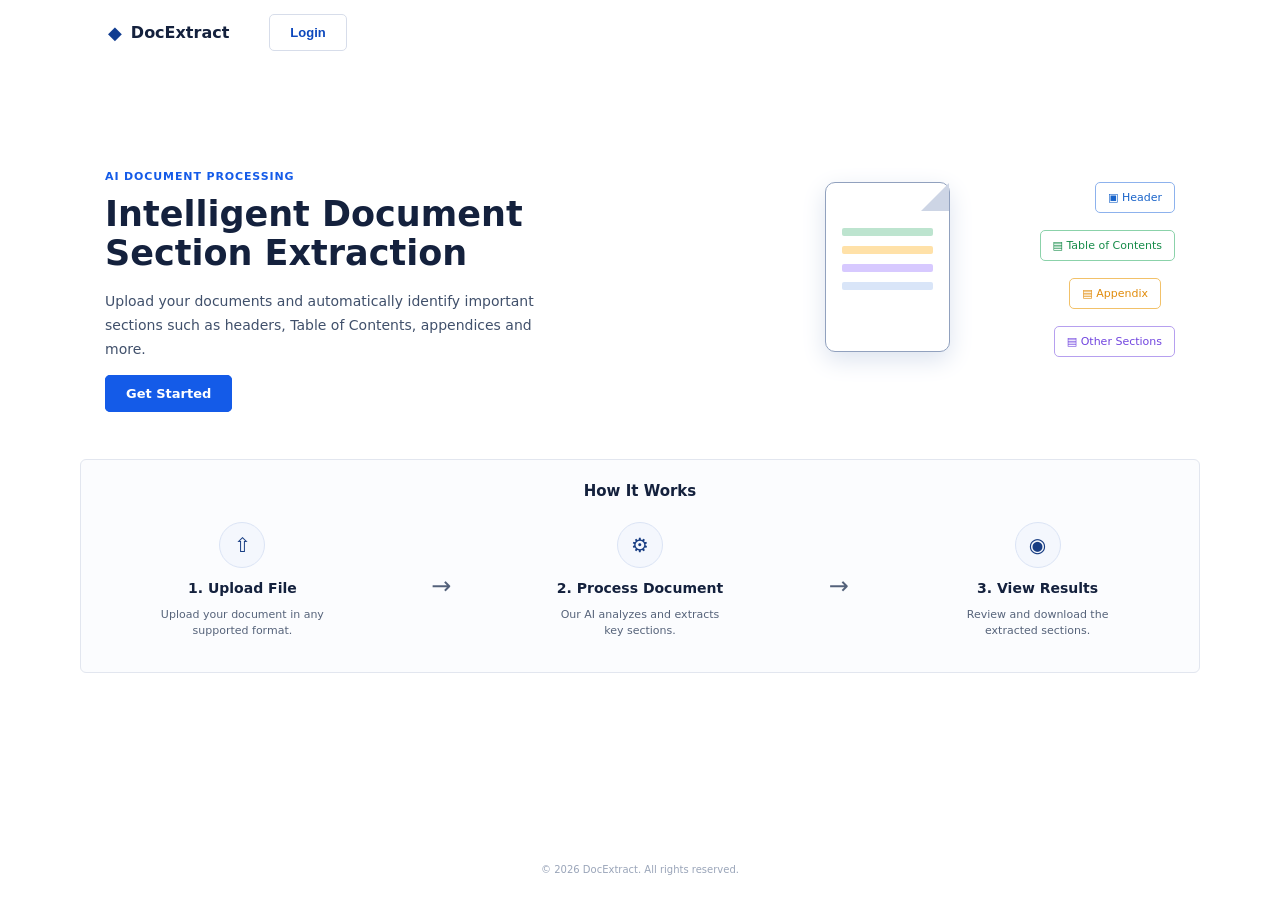
<file: index.html>
<!DOCTYPE html>
<html lang="en">
<head>
  <meta charset="UTF-8">
  <meta name="viewport" content="width=device-width, initial-scale=1.0">
  <title>DocExtract — Intelligent Document Section Extraction</title>
  <link rel="stylesheet" href="styles.css">
</head>
<body>
  <header class="site-header landing-header">
    <a class="brand" href="index.html"><span class="brand-mark">◆</span> DocExtract</a>
    <button class="btn btn-outline" id="loginBtn">Login</button>
  </header>

  <main class="landing">
    <section class="hero container">
      <div class="hero-copy">
        <span class="eyebrow">AI DOCUMENT PROCESSING</span>
        <h1>Intelligent Document<br>Section Extraction</h1>
        <p>Upload your documents and automatically identify important sections such as headers, Table of Contents, appendices and more.</p>
        <a class="btn btn-primary" href="upload.html">Get Started</a>
      </div>

      <div class="document-illustration" aria-label="Document extraction illustration">
        <div class="paper">
          <div class="paper-fold"></div>
          <i></i><i></i><i></i><i></i>
        </div>
        <span class="tag tag-blue">▣ Header</span>
        <span class="tag tag-green">▤ Table of Contents</span>
        <span class="tag tag-orange">▤ Appendix</span>
        <span class="tag tag-purple">▤ Other Sections</span>
      </div>
    </section>

    <section class="how container">
      <h2>How It Works</h2>
      <div class="steps">
        <article><div class="step-icon">⇧</div><strong>1. Upload File</strong><p>Upload your document in any supported format.</p></article>
        <span class="arrow">→</span>
        <article><div class="step-icon">⚙</div><strong>2. Process Document</strong><p>Our AI analyzes and extracts key sections.</p></article>
        <span class="arrow">→</span>
        <article><div class="step-icon">◉</div><strong>3. View Results</strong><p>Review and download the extracted sections.</p></article>
      </div>
    </section>
  </main>

  <footer>© 2026 DocExtract. All rights reserved.</footer>

  <div class="modal-backdrop hidden" id="loginModal">
    <div class="modal" role="dialog" aria-modal="true" aria-labelledby="loginTitle">
      <button class="modal-close" id="closeLogin">×</button>
      <h2 id="loginTitle">Welcome Back</h2>
      <form id="loginForm">
        <label>Email Address</label>
        <input id="email" type="email" placeholder="Enter your email" required>
        <label>Password</label>
        <div class="password-field"><input id="password" type="password" placeholder="Enter your password" required><button type="button" id="togglePassword">◉</button></div>
        <div class="login-row"><label class="remember"><input type="checkbox"> Remember me</label><a href="#" onclick="return false">Forgot Password?</a></div>
        <button class="btn btn-primary full" type="submit">Login</button>
        <div class="or">or</div>
        <button class="google-btn" type="button">🌈 &nbsp; Continue with Google</button>
        <p class="form-error hidden" id="loginError">ⓘ Invalid email or password. Please try again.</p>
      </form>
    </div>
  </div>

  <script src="app.js"></script>
</body>
</html>
</file>
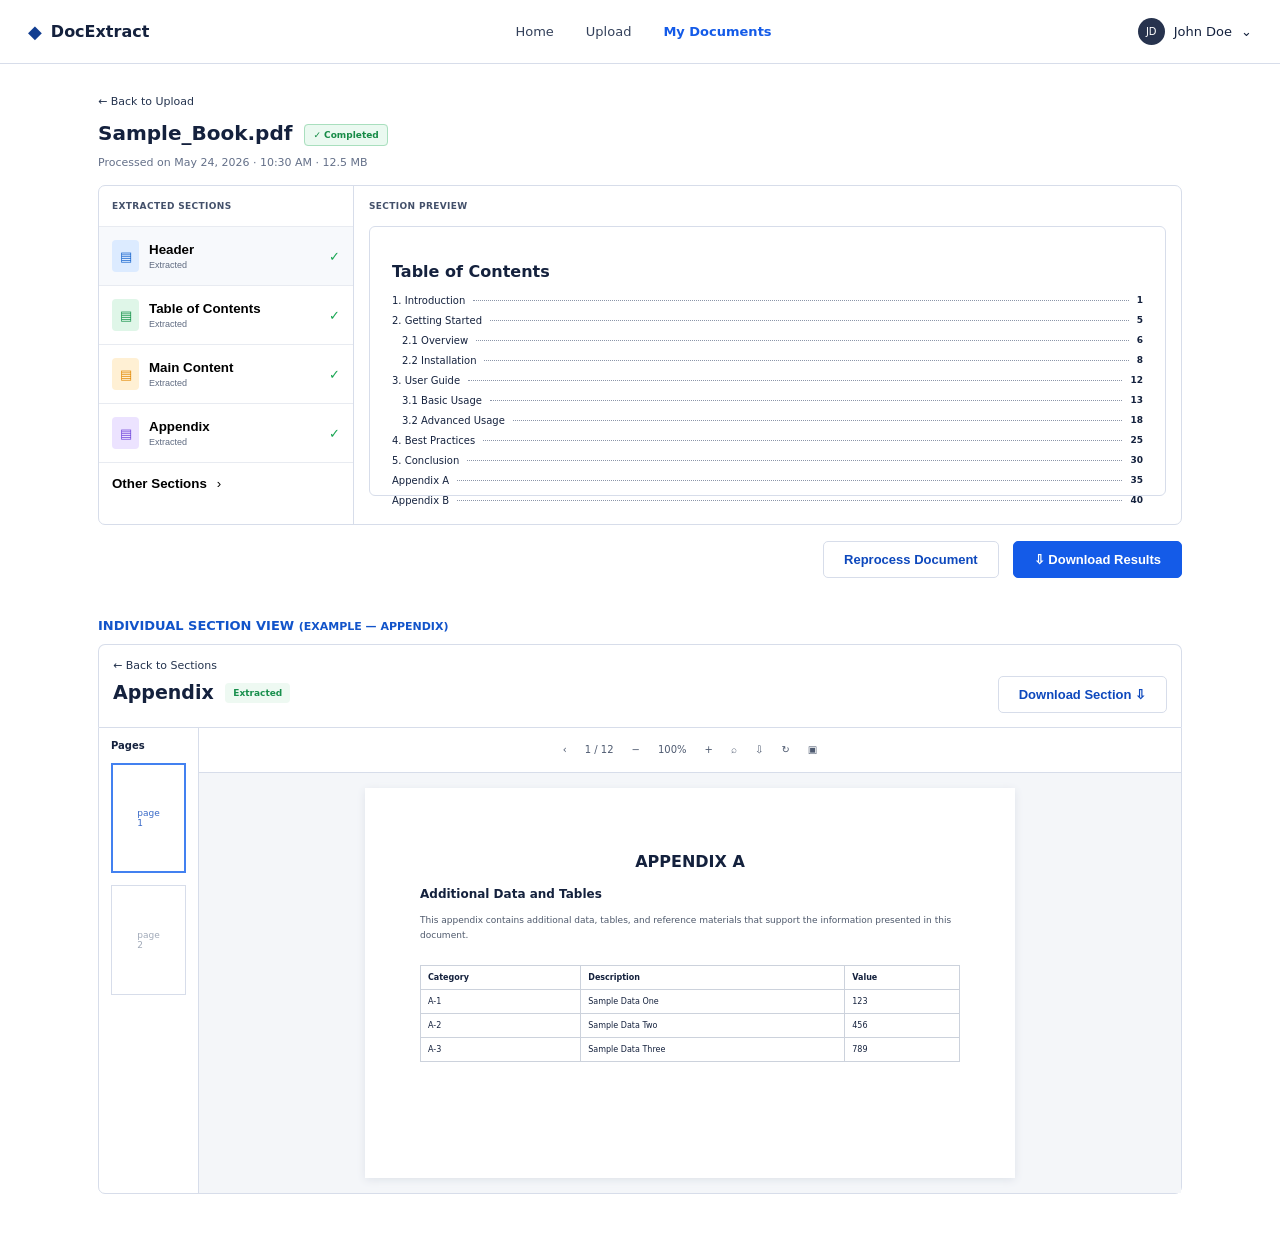
<file: results.html>
<!DOCTYPE html>
<html lang="en">
<head>
  <meta charset="UTF-8">
  <meta name="viewport" content="width=device-width, initial-scale=1.0">
  <title>DocExtract — Extraction Results</title>
  <link rel="stylesheet" href="styles.css">
</head>
<body>
  <header class="site-header">
    <a class="brand" href="index.html"><span class="brand-mark">◆</span> DocExtract</a>
    <nav><a href="index.html">Home</a><a href="upload.html">Upload</a><a class="active" href="results.html">My Documents</a></nav>
    <div class="user-menu"><span class="avatar">JD</span> John Doe <span>⌄</span></div>
  </header>

  <main class="page container">
    <a class="back" href="upload.html">← Back to Upload</a>
    <div class="result-heading"><div><h1>Sample_Book.pdf <span class="badge success">✓ Completed</span></h1><p>Processed on May 24, 2026 · 10:30 AM · 12.5 MB</p></div></div>

    <section class="results-layout">
      <aside class="sections-panel">
        <h3>EXTRACTED SECTIONS</h3>
        <button class="section-item selected" data-section="Header"><span class="section-icon blue-bg">▤</span><span><b>Header</b><small>Extracted</small></span><em>✓</em></button>
        <button class="section-item" data-section="Table of Contents"><span class="section-icon green-bg">▤</span><span><b>Table of Contents</b><small>Extracted</small></span><em>✓</em></button>
        <button class="section-item" data-section="Main Content"><span class="section-icon orange-bg">▤</span><span><b>Main Content</b><small>Extracted</small></span><em>✓</em></button>
        <button class="section-item" data-section="Appendix"><span class="section-icon purple-bg">▤</span><span><b>Appendix</b><small>Extracted</small></span><em>✓</em></button>
        <button class="section-item other" data-section="Other Sections"><span><b>Other Sections</b></span><span>›</span></button>
      </aside>

      <section class="preview-panel">
        <h3>SECTION PREVIEW</h3>
        <div id="sectionPreview">
          <h2>Table of Contents</h2>
          <div class="toc"><div><span>1. Introduction</span><i></i><b>1</b></div><div><span>2. Getting Started</span><i></i><b>5</b></div><div class="indent"><span>2.1 Overview</span><i></i><b>6</b></div><div class="indent"><span>2.2 Installation</span><i></i><b>8</b></div><div><span>3. User Guide</span><i></i><b>12</b></div><div class="indent"><span>3.1 Basic Usage</span><i></i><b>13</b></div><div class="indent"><span>3.2 Advanced Usage</span><i></i><b>18</b></div><div><span>4. Best Practices</span><i></i><b>25</b></div><div><span>5. Conclusion</span><i></i><b>30</b></div><div><span>Appendix A</span><i></i><b>35</b></div><div><span>Appendix B</span><i></i><b>40</b></div></div>
        </div>
      </section>
    </section>

    <div class="bottom-actions"><button class="btn btn-outline" id="reprocessBtn">Reprocess Document</button><button class="btn btn-primary" id="downloadResults">⇩ Download Results</button></div>

    <section class="individual">
      <div class="individual-title"><h2>INDIVIDUAL SECTION VIEW <small>(EXAMPLE — APPENDIX)</small></h2></div>
      <div class="section-toolbar">
        <a class="back" href="results.html">← Back to Sections</a>
        <div><h1>Appendix <span class="badge light">Extracted</span></h1></div>
        <button class="btn btn-outline">Download Section ⇩</button>
      </div>
      <div class="document-viewer">
        <aside class="thumbnails"><b>Pages</b><div class="thumb active">page<br>1</div><div class="thumb">page<br>2</div></aside>
        <div class="viewer-main">
          <div class="viewer-controls"><span>‹</span><span>1 / 12</span><span>−</span><span>100%</span><span>+</span><span>⌕</span><span>⇩</span><span>↻</span><span>▣</span></div>
          <article class="document-page"><h1>APPENDIX A</h1><h3>Additional Data and Tables</h3><p>This appendix contains additional data, tables, and reference materials that support the information presented in this document.</p><table><thead><tr><th>Category</th><th>Description</th><th>Value</th></tr></thead><tbody><tr><td>A-1</td><td>Sample Data One</td><td>123</td></tr><tr><td>A-2</td><td>Sample Data Two</td><td>456</td></tr><tr><td>A-3</td><td>Sample Data Three</td><td>789</td></tr></tbody></table></article>
        </div>
      </div>
    </section>
  </main>
  <script src="app.js"></script>
</body>
</html>
</file>
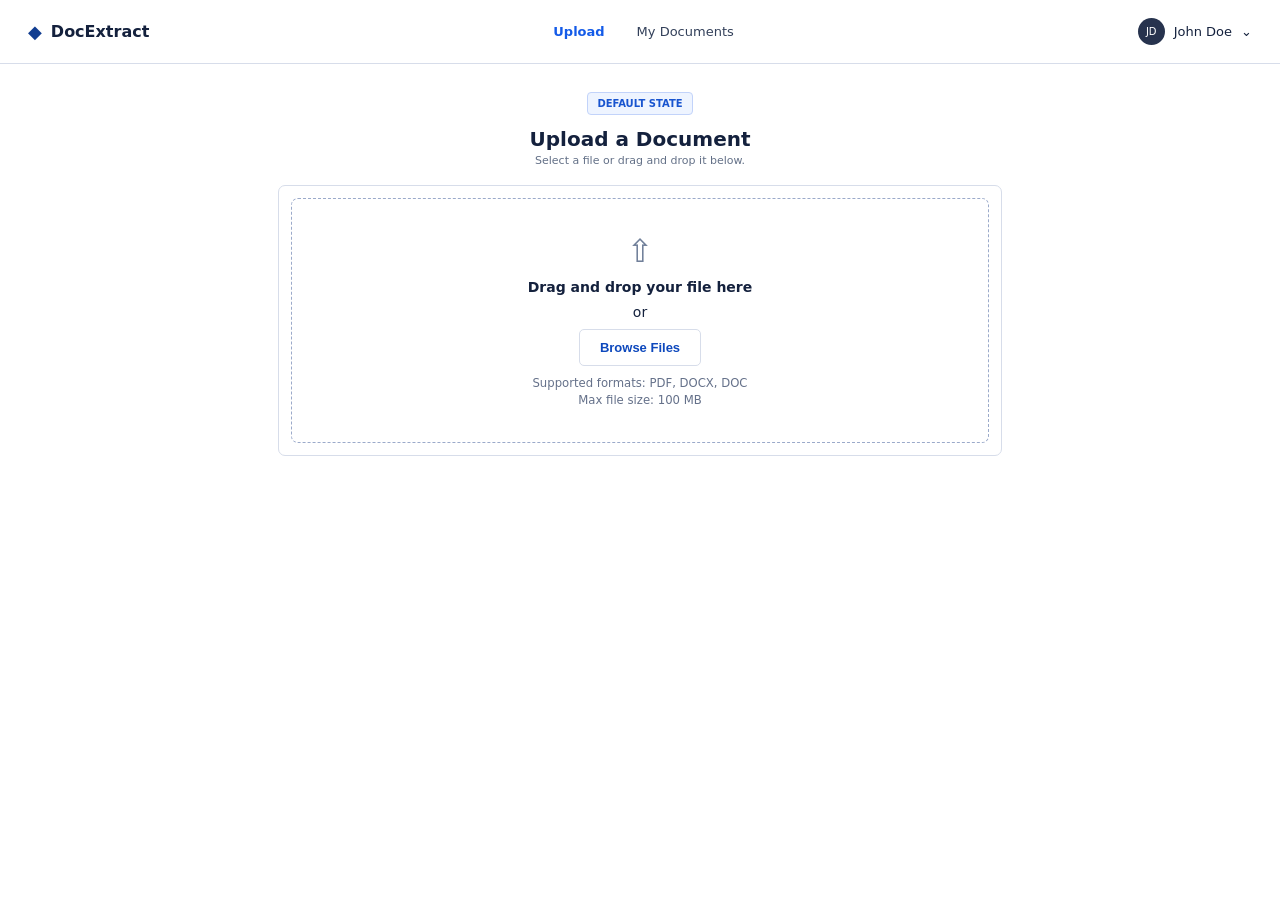
<file: upload.html>
<!DOCTYPE html>
<html lang="en">
<head>
  <meta charset="UTF-8">
  <meta name="viewport" content="width=device-width, initial-scale=1.0">
  <title>DocExtract — Upload Document</title>
  <link rel="stylesheet" href="styles.css">
</head>
<body>
  <header class="site-header">
    <a class="brand" href="index.html"><span class="brand-mark">◆</span> DocExtract</a>
    <nav><a class="active" href="upload.html">Upload</a><a href="results.html">My Documents</a></nav>
    <div class="user-menu"><span class="avatar">JD</span> John Doe <span>⌄</span></div>
  </header>

  <main class="page container-narrow">
    <div class="page-title"><div><span class="state-label blue">DEFAULT STATE</span><h1>Upload a Document</h1><p>Select a file or drag and drop it below.</p></div></div>

    <section class="panel" id="dropPanel">
      <div class="drop-zone" id="dropZone">
        <div class="upload-cloud">⇧</div>
        <strong>Drag and drop your file here</strong>
        <span>or</span>
        <button class="btn btn-outline" id="browseBtn" type="button">Browse Files</button>
        <small>Supported formats: PDF, DOCX, DOC<br>Max file size: 100 MB</small>
        <input id="fileInput" type="file" accept=".pdf,.doc,.docx" hidden>
      </div>
    </section>

    <section class="panel hidden" id="selectedPanel">
      <span class="state-label blue">FILE SELECTED</span>
      <div class="file-card"><div class="file-icon">PDF</div><div class="file-meta"><strong id="fileName">Sample_Book.pdf</strong><span id="fileSize">12.5 MB</span></div><button class="btn btn-outline small" id="removeBtn">Remove ×</button></div>
      <button class="btn btn-primary centered" id="uploadBtn">Upload File</button>
    </section>

    <section class="panel hidden" id="progressPanel">
      <span class="state-label blue">UPLOAD PROGRESS</span>
      <div class="file-card"><div class="file-icon">PDF</div><div class="file-meta"><strong id="progressName">Sample_Book.pdf</strong><span>Uploading... <b id="progressText">0%</b></span></div><button class="btn btn-outline small" id="cancelBtn">Cancel</button></div>
      <div class="progress-row"><div class="progress"><div id="progressBar"></div></div><span id="progressPct">0%</span></div>
    </section>

    <section class="panel success-panel hidden" id="successPanel">
      <span class="state-label green">UPLOAD SUCCESS</span>
      <div class="result-message"><div class="success-icon">✓</div><div><h2>Upload Successful!</h2><p><b id="successName">Sample_Book.pdf</b> uploaded successfully.<br>Your document is ready for processing.</p><a class="btn btn-success" href="results.html">View Extracted Sections</a></div></div>
    </section>

    <section class="panel error-panel hidden" id="errorPanel">
      <span class="state-label red">UPLOAD ERROR</span>
      <div class="result-message"><div class="error-icon">!</div><div><h2>Upload Failed</h2><p>Unable to upload <b id="errorName">Sample_Book.pdf</b>.<br>The file format is not supported or the upload could not be completed.</p><div class="actions"><button class="btn btn-outline danger" id="retryBtn">Try Again</button><button class="btn btn-outline" id="chooseAnotherBtn">Choose Another File</button></div></div></div>
    </section>
  </main>
  <script src="app.js"></script>
</body>
</html>
</file>
<file: styles.css>
:root{--blue:#145be8;--text:#14213d;--muted:#647089;--border:#d7ddea;--bg:#f7f9fc;--green:#19a653;--red:#d72d2d;--orange:#f39a13;--purple:#7a55e8}*{box-sizing:border-box}body{margin:0;font-family:Inter,ui-sans-serif,system-ui,-apple-system,BlinkMacSystemFont,"Segoe UI",sans-serif;color:var(--text);background:#fff;font-size:14px}a{text-decoration:none;color:inherit}.site-header{height:64px;border-bottom:1px solid var(--border);display:flex;align-items:center;padding:0 28px;gap:40px;background:#fff}.brand{font-weight:750;font-size:16px;display:flex;align-items:center;gap:9px}.brand-mark{color:#113d91;font-size:18px}.site-header nav{display:flex;gap:32px;margin:auto}.site-header nav a{font-size:13px;color:#33405a}.site-header nav a.active{color:var(--blue);font-weight:700}.user-menu{display:flex;align-items:center;gap:9px;font-size:13px}.avatar{width:27px;height:27px;border-radius:50%;background:#27334e;color:#fff;display:grid;place-items:center;font-size:10px}.container{max-width:1120px;margin:auto}.container-narrow{max-width:760px;margin:auto}.btn{border:1px solid var(--border);background:#fff;color:#0d48bd;border-radius:5px;padding:10px 20px;font-weight:650;cursor:pointer;font-size:13px}.btn:hover{filter:brightness(.97)}.btn-primary{background:var(--blue);color:#fff;border-color:var(--blue)}.btn-success{background:#159b4d;color:#fff;border-color:#159b4d}.btn-outline{background:#fff}.btn.small{padding:7px 12px}.btn.centered{display:block;margin:12px auto 0}.btn.full{width:100%}.landing-header{max-width:1120px;margin:auto;border:0}.landing{min-height:calc(100vh - 110px);padding:55px 0 25px}.hero{display:flex;align-items:center;justify-content:space-between;min-height:330px;padding:0 25px}.hero-copy{max-width:510px}.eyebrow{font-size:11px;color:var(--blue);font-weight:800;letter-spacing:.08em}.hero h1{font-size:35px;line-height:1.12;margin:12px 0 17px}.hero p{line-height:1.7;color:#40506b;max-width:470px;margin-bottom:23px}.document-illustration{width:430px;height:240px;position:relative}.paper{position:absolute;left:80px;top:18px;width:125px;height:170px;border:1px solid #91a1be;border-radius:10px;background:#fff;padding:35px 16px;box-shadow:0 8px 25px #dce3ef}.paper-fold{position:absolute;right:0;top:0;border-left:28px solid transparent;border-bottom:28px solid #cdd5e5;width:0;height:0}.paper i{display:block;height:8px;margin:10px 0;border-radius:2px;background:#d9e5f8}.paper i:nth-child(2){background:#bde4cf}.paper i:nth-child(3){background:#ffe1a8}.paper i:nth-child(4){background:#d7c9ff}.tag{position:absolute;border:1px solid;padding:8px 12px;border-radius:5px;font-size:11px;background:#fff}.tag-blue{top:18px;right:0;color:#1863c9;border-color:#8db2ed}.tag-green{top:66px;right:0;color:#168c49;border-color:#8bd2aa}.tag-orange{top:114px;right:14px;color:#e18b0a;border-color:#f2c169}.tag-purple{top:162px;right:0;color:#7145df;border-color:#b6a0ef}.how{border:1px solid #e2e6ef;background:#fbfcfe;border-radius:6px;padding:22px;margin-top:10px}.how h2{text-align:center;font-size:15px;margin:0 0 22px}.steps{display:flex;align-items:center;justify-content:space-around;text-align:center}.steps article{max-width:180px}.step-icon{margin:auto auto 12px;width:46px;height:46px;border:1px solid #dbe4f5;border-radius:50%;display:grid;place-items:center;color:#183d83;background:#f4f7fd;font-size:20px}.steps p{font-size:11px;color:#56637a;line-height:1.45}.arrow{font-size:24px;color:#53617a}footer{text-align:center;color:#9aa5b9;font-size:10px;padding:10px}.modal-backdrop{position:fixed;inset:0;background:rgba(18,30,52,.52);display:grid;place-items:center;z-index:20}.hidden{display:none!important}.modal{position:relative;background:#fff;width:380px;padding:28px;border-radius:7px;box-shadow:0 20px 70px rgba(0,0,0,.25)}.modal h2{text-align:center;font-size:18px;margin:0 0 25px}.modal-close{position:absolute;right:14px;top:10px;border:0;background:none;font-size:21px;cursor:pointer}.modal label{display:block;font-size:11px;font-weight:700;margin:13px 0 6px}.modal input[type=email],.modal input[type=password]{width:100%;padding:11px;border:1px solid var(--border);border-radius:4px;outline:none}.password-field{position:relative}.password-field button{position:absolute;right:6px;top:7px;border:0;background:none;color:#7b879a}.login-row{display:flex!important;justify-content:space-between;align-items:center;margin:11px 0}.login-row a{font-size:10px;color:var(--blue)}.remember{display:flex!important;align-items:center;gap:5px;font-weight:500!important;margin:0!important}.or{text-align:center;margin:12px 0;color:#6e7890;font-size:12px}.google-btn{width:100%;background:#fff;border:1px solid var(--border);padding:10px;border-radius:4px;font-weight:650}.form-error{color:var(--red);font-size:11px}.page{padding:28px 18px 50px}.page-title{text-align:center;margin-bottom:18px}.state-label{display:inline-block;padding:5px 9px;border-radius:4px;font-size:10px;font-weight:800}.state-label.blue{background:#eef4ff;color:#1854cf;border:1px solid #c2d3fa}.state-label.green{background:#effaf3;color:#178a45;border:1px solid #bde7cd}.state-label.red{background:#fff2f2;color:#c62a2a;border:1px solid #f4bcbc}.page-title h1{font-size:20px;margin:12px 0 3px}.page-title p{font-size:11px;color:#637087;margin:0}.panel{border:1px solid var(--border);border-radius:7px;padding:12px;margin:10px 0;background:#fff}.drop-zone{height:245px;border:1.5px dashed #9baaca;border-radius:7px;display:flex;flex-direction:column;align-items:center;justify-content:center;gap:9px}.upload-cloud{font-size:32px;color:#71809a}.drop-zone small{color:#65718a;text-align:center;line-height:1.5}.file-card{border:1px solid var(--border);border-radius:6px;padding:12px;display:flex;align-items:center;gap:13px}.file-icon{width:38px;height:46px;border:1px solid #9eabc0;border-radius:3px;color:#d72d2d;display:grid;place-items:center;font-size:9px;font-weight:800}.file-meta{display:flex;flex-direction:column;gap:4px;flex:1}.file-meta span{font-size:11px;color:#68748a}.progress-row{display:flex;align-items:center;gap:10px;margin:10px 0 0 48px}.progress{height:8px;background:#e3e6ec;border-radius:8px;flex:1;overflow:hidden}.progress>div{height:100%;width:0;background:var(--blue);border-radius:8px}.progress-row span{font-size:11px}.result-message{display:flex;align-items:center;justify-content:center;gap:22px;padding:22px}.result-message h2{margin:0 0 8px;font-size:18px}.result-message p{line-height:1.6;color:#56637a;font-size:12px}.success-panel{border-color:#bfe4cd}.error-panel{border-color:#f3bebe}.success-icon,.error-icon{width:50px;height:50px;border:3px solid;border-radius:50%;display:grid;place-items:center;font-size:30px}.success-icon{color:var(--green)}.error-icon{color:var(--red);border-radius:0;border:0;font-size:44px}.actions{display:flex;gap:12px}.danger{color:var(--red);border-color:#f2aaaa}.back{font-size:11px;color:#24334e}.result-heading{margin:13px 0 16px}.result-heading h1{font-size:20px;margin:0 0 8px}.result-heading p{font-size:11px;color:#647089}.badge{font-size:9px;padding:5px 8px;border-radius:4px;vertical-align:middle;margin-left:5px}.badge.success{background:#eaf9f0;color:#168b46;border:1px solid #a9dfbe}.badge.light{background:#eef9f2;color:#198f4d}.results-layout{display:grid;grid-template-columns:255px 1fr;border:1px solid var(--border);border-radius:7px;overflow:hidden;min-height:340px}.sections-panel{border-right:1px solid var(--border)}.sections-panel h3,.preview-panel h3{font-size:9px;margin:0;padding:15px 13px;color:#43506a;letter-spacing:.04em}.section-item{width:100%;display:flex;align-items:center;gap:10px;border:0;border-top:1px solid #e8ebf1;background:#fff;padding:13px;text-align:left;cursor:pointer}.section-item.selected{background:#f7f9fc}.section-item span:nth-child(2){display:flex;flex-direction:column;gap:3px;flex:1}.section-item small{font-size:9px;color:#5f6b81}.section-item em{font-style:normal;color:var(--green)}.section-icon{width:27px;height:32px;border-radius:4px;display:grid;place-items:center;font-size:13px}.blue-bg{background:#dcebff;color:#1765ce}.green-bg{background:#dff6e8;color:#16934a}.orange-bg{background:#fff0d4;color:#e38a06}.purple-bg{background:#ece3ff;color:#7147dc}.other{justify-content:space-between}.preview-panel{padding:0 15px 15px}.preview-panel>h3{padding-left:0}.preview-panel #sectionPreview{border:1px solid var(--border);border-radius:6px;padding:22px;height:270px}.preview-panel h2{font-size:16px}.toc div{display:flex;gap:8px;align-items:center;font-size:10px;margin:9px 0}.toc i{height:1px;border-top:1px dotted #8b95a8;flex:1}.toc b{font-size:9px}.toc .indent{padding-left:10px}.bottom-actions{display:flex;justify-content:flex-end;gap:14px;margin:16px 0 40px}.individual{margin-top:10px}.individual-title h2{font-size:13px;color:#1254ca}.individual-title small{font-size:11px}.section-toolbar{border:1px solid var(--border);border-bottom:0;border-radius:7px 7px 0 0;padding:14px;display:grid;grid-template-columns:1fr auto;gap:4px}.section-toolbar .back{grid-column:1/-1}.section-toolbar h1{margin:5px 0 0;font-size:19px}.section-toolbar>.btn{grid-column:2;grid-row:2}.document-viewer{display:grid;grid-template-columns:100px 1fr;border:1px solid var(--border);border-radius:0 0 7px 7px;min-height:460px}.thumbnails{padding:12px;border-right:1px solid var(--border);font-size:10px}.thumb{height:110px;border:1px solid var(--border);margin-top:12px;display:grid;place-items:center;color:#a0a9b8;font-size:9px}.thumb.active{border:2px solid #4381f0;color:#3768c7}.viewer-main{background:#f4f6f9}.viewer-controls{height:45px;background:#fff;border-bottom:1px solid var(--border);display:flex;align-items:center;justify-content:center;gap:18px;font-size:10px;color:#4e5a70}.document-page{background:#fff;width:min(650px,88%);min-height:390px;margin:15px auto;padding:48px 55px;box-shadow:0 2px 8px #dfe3ea}.document-page h1{text-align:center;font-size:16px}.document-page h3{font-size:12px}.document-page p{font-size:9px;line-height:1.7;color:#4e596c}.document-page table{width:100%;border-collapse:collapse;margin-top:22px;font-size:8px}.document-page th,.document-page td{border:1px solid #ccd2dc;padding:7px;text-align:left}@media(max-width:760px){.site-header{padding:0 15px;gap:15px}.site-header nav{gap:12px}.user-menu{display:none}.hero{flex-direction:column;align-items:flex-start}.document-illustration{transform:scale(.8);transform-origin:left top;margin-top:20px}.steps{flex-direction:column;gap:12px}.arrow{transform:rotate(90deg)}.results-layout{grid-template-columns:1fr}.sections-panel{border-right:0}.preview-panel{padding-bottom:15px}.document-viewer{grid-template-columns:75px 1fr}.document-page{padding:30px 20px}.modal{width:min(92vw,380px)}}
</file>
